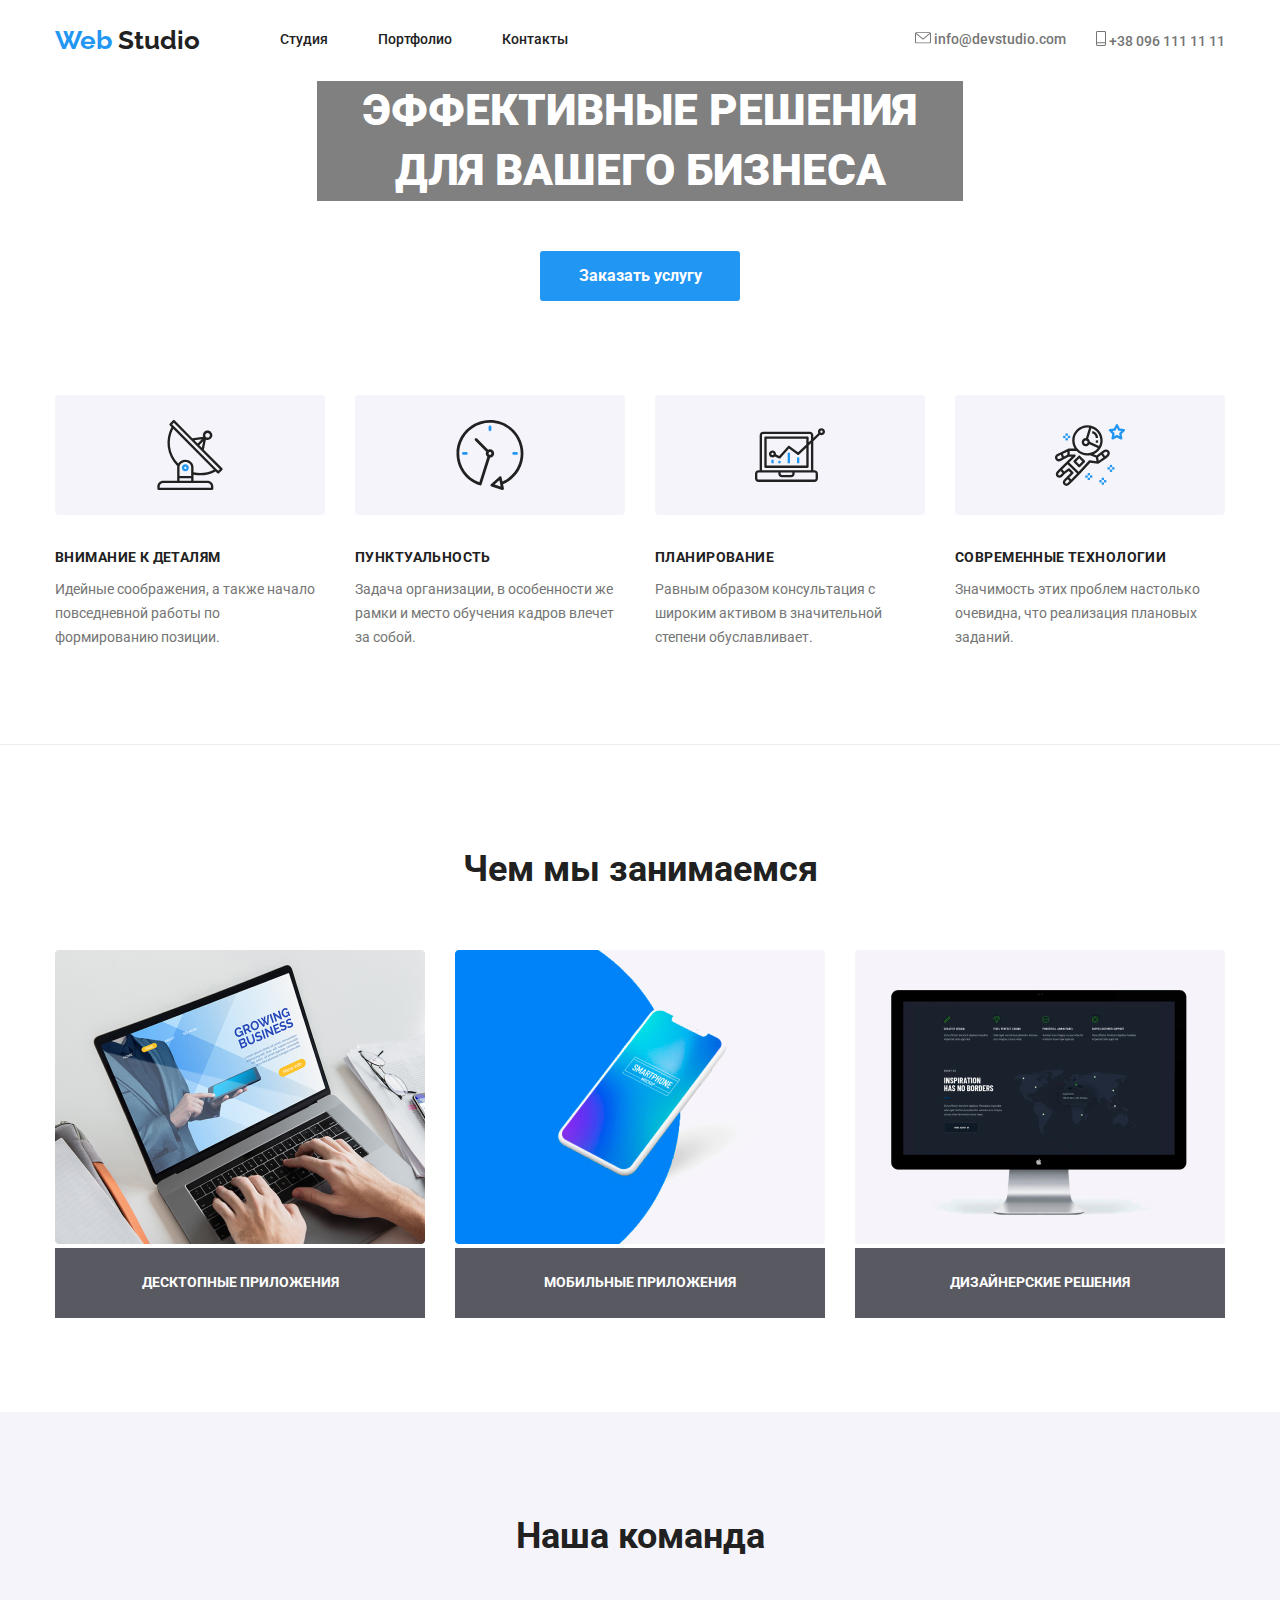
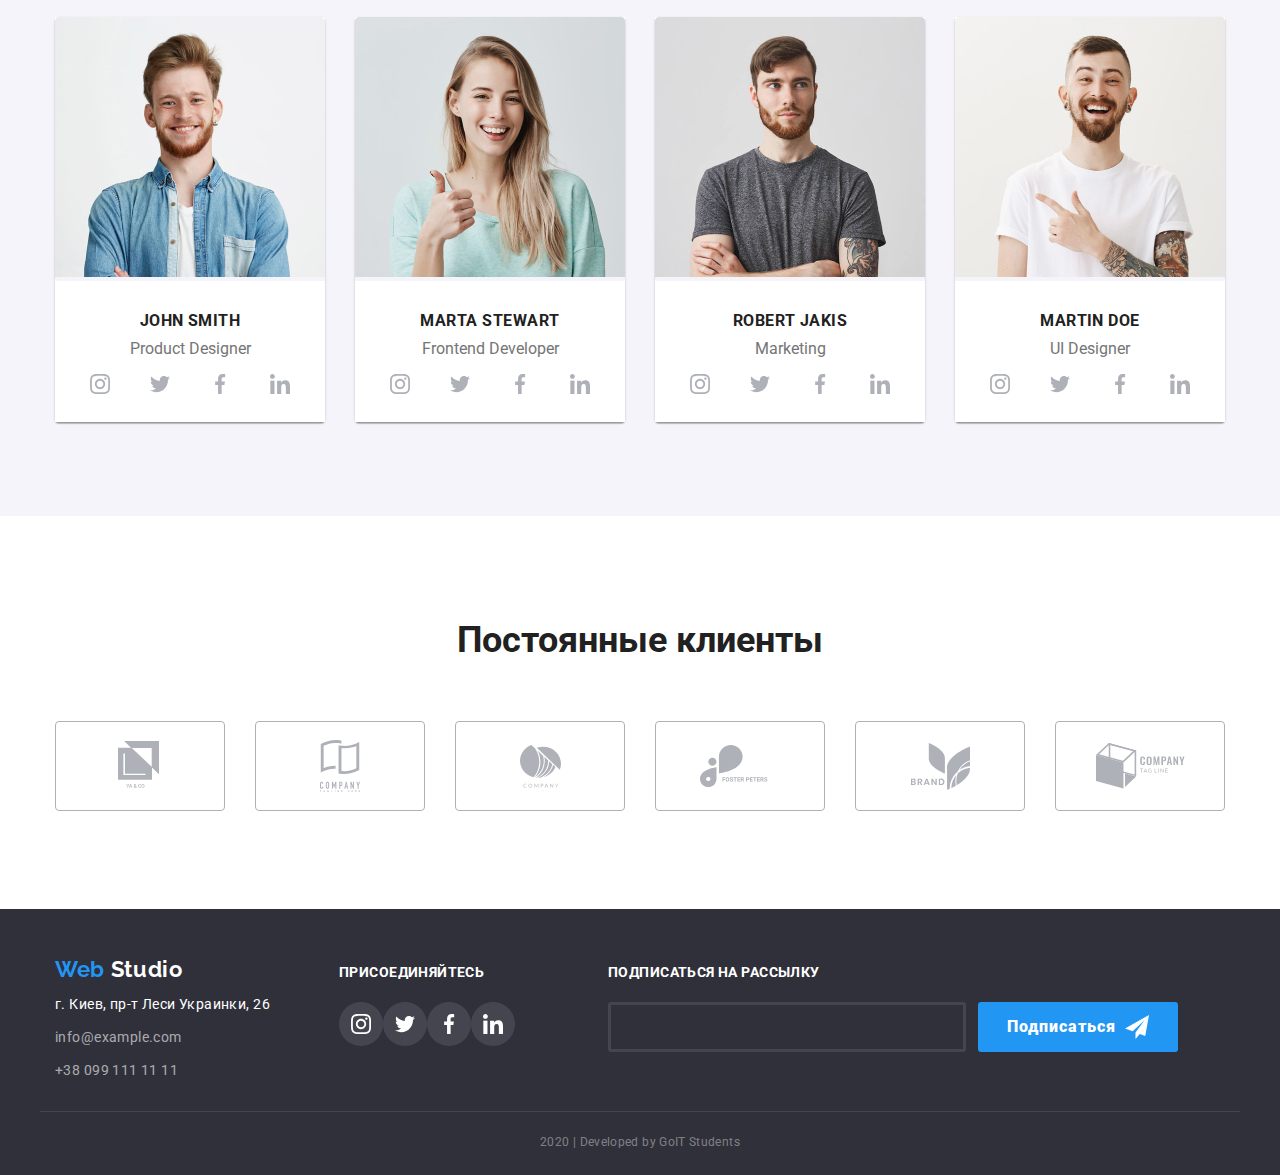
<file: index.html>
<!DOCTYPE html>
<html lang="en">
  <head>
    <meta charset="UTF-8" />
    <meta name="viewport" content="width=device-width, initial-scale=1.0" />
    <title>Document</title>
    <link
      href="https://fonts.googleapis.com/css2?family=Raleway:wght@700&family=Roboto:wght@400;500;700;900&display=swap"
      rel="stylesheet"
    />
    <link
      rel="stylesheet"
      href="https://cdnjs.cloudflare.com/ajax/libs/modern-normalize/0.6.0/modern-normalize.min.css"
    />
    <link rel="stylesheet" href="./styles/styles.css" />
  </head>
  <body class="body">
    <!--Header-->
    <header class="header">
      <div class="header-container container">
        <nav class="page-nav">
          <a class="nav-logo" href="./index.html">Web <span>Studio</span></a>
          <ul class="nav-list">
            <li class="item"><a class="link" href="./index.html">Студия</a></li>
            <li class="item">
              <a class="link" href="./portfolio.html">Портфолио</a>
            </li>
            <li class="item"><a class="link" href="">Контакты</a></li>
          </ul>
        </nav>
        <!--Contacts-->
        <ul class="nav-contacts">
          <li class="item">
            <a class="link" href=""
              ><img src="./images/mail-icon.svg" alt="" /> info@devstudio.com</a
            >
          </li>
          <li class="item">
            <a class="link" href=""
              ><img src="./images/tel-icon.svg" alt="" /> +38 096 111 11 11</a
            >
          </li>
        </ul>
      </div>
    </header>
    <main class="main-index">
      <!--Hero-->
      <section class="hero">
        <h1 class="hero-title">
          Эффективные решения <br />
          для вашего бизнеса
        </h1>
        <a class="hero-button" href="">Заказать услугу</a>
      </section>
      <!--Преимущества-->
      <section class="features">
        <div class="container">
          <h2 class="feature-title">Преимущества</h2>
          <ul class="features-list list-flex">
            <li class="list-item">
              <img
                class="image"
                src="./images/antenna.svg"
                alt="антена"
                title="антена"
              />
              <h3>Внимание к деталям</h3>
              <p>
                Идейные соображения, а также начало повседневной работы по
                формированию позиции.
              </p>
            </li>
            <li class="list-item">
              <img
                class="image"
                src="./images/clock.svg"
                alt="часы"
                title="часы"
              />
              <h3>Пунктуальность</h3>
              <p>
                Задача организации, в особенности же рамки и место обучения
                кадров влечет за собой.
              </p>
            </li>
            <li class="list-item">
              <img
                class="image"
                src="./images/diagram.svg"
                alt="диаграмма"
                title="диаграмма"
              />
              <h3>Планирование</h3>
              <p>
                Равным образом консультация с широким активом в значительной
                степени обуславливает.
              </p>
            </li>
            <li class="list-item">
              <img
                class="image"
                src="./images/astronaut.svg"
                alt="астронавт"
                title="астронавт"
              />
              <h3>Современные технологии</h3>
              <p>
                Значимость этих проблем настолько очевидна, что реализация
                плановых заданий.
              </p>
            </li>
          </ul>
        </div>
      </section>
      <!--Чем мы занимаемся-->
      <section class="features-work">
        <div class="work-container container">
          <h2>Чем мы занимаемся</h2>
          <ul class="work-list list-flex">
            <li class="list-item">
              <a href=""
                ><img
                  src="./images/noutbuk.jpg"
                  alt="ноутбук"
                  title="ноутбук"
                />
                <p>Десктопные приложения</p></a
              >
            </li>
            <li class="list-item">
              <a href=""
                ><img
                  src="./images/mobile.jpg"
                  alt="смартфон"
                  title="смартфон"
                />
                <p>Мобильные приложения</p></a
              >
            </li>
            <li class="list-item">
              <a href=""
                ><img
                  src="./images/computer.jpg"
                  alt="компьютер"
                  title="компьютер"
                />
                <p>Дизайнерские решения</p>
              </a>
            </li>
          </ul>
        </div>
      </section>
      <!--Наша команда-->
      <section class="section-team">
        <div class="container">
          <h2>Наша команда</h2>
          <ul class="team-list list-flex">
            <li class="list-item">
              <img src="./images/john-smith.jpg" alt="John Smith" />
              <div class="team-card">
                <h3>John Smith</h3>
                <p>Product Designer</p>
                <ul class="social">
                  <li>
                    <a href="https://www.instagram.com"
                      ><img src="./images/instagram.svg" alt="instagram"
                    /></a>
                  </li>
                  <li>
                    <a href="https://www.twitter.com/"
                      ><img src="./images/twitter.svg" alt="twitter"
                    /></a>
                  </li>
                  <li>
                    <a href="https://www.facebook.com/"
                      ><img src="./images/facebook.svg" alt="facebook"
                    /></a>
                  </li>
                  <li>
                    <a href="https://https://www.linkedin.com/"
                      ><img src="./images/linkedin.svg" alt="linkedin"
                    /></a>
                  </li>
                </ul>
              </div>
            </li>

            <li class="list-item">
              <img src="./images/marta-stewart.jpg" alt="Marta Stewart" />
              <div class="team-card">
                <h3>Marta Stewart</h3>
                <p>Frontend Developer</p>
                <ul class="social">
                  <li>
                    <a href="https://www.instagram.com"
                      ><img src="./images/instagram.svg" alt="instagram"
                    /></a>
                  </li>
                  <li>
                    <a href="https://www.twitter.com/"
                      ><img src="./images/twitter.svg" alt="twitter"
                    /></a>
                  </li>
                  <li>
                    <a href="https://www.facebook.com/"
                      ><img src="./images/facebook.svg" alt="facebook"
                    /></a>
                  </li>
                  <li>
                    <a href="https://https://www.linkedin.com/"
                      ><img src="./images/linkedin.svg" alt="linkedin"
                    /></a>
                  </li>
                </ul>
              </div>
            </li>
            <li class="list-item">
              <img src="./images/robert-jakis.jpg" alt="Robert Jakis" />
              <div class="team-card">
                <h3>Robert Jakis</h3>
                <p>Marketing</p>
                <ul class="social">
                  <li>
                    <a href="https://www.instagram.com"
                      ><img src="./images/instagram.svg" alt="instagram"
                    /></a>
                  </li>
                  <li>
                    <a href="https://www.twitter.com/"
                      ><img src="./images/twitter.svg" alt="twitter"
                    /></a>
                  </li>
                  <li>
                    <a href="https://www.facebook.com/"
                      ><img src="./images/facebook.svg" alt="facebook"
                    /></a>
                  </li>
                  <li>
                    <a href="https://https://www.linkedin.com/"
                      ><img src="./images/linkedin.svg" alt="linkedin"
                    /></a>
                  </li>
                </ul>
              </div>
            </li>
            <li class="list-item">
              <img src="./images/martin-doe.jpg" alt="Martin Doe" />
              <div class="team-card">
                <h3>Martin Doe</h3>
                <p>UI Designer</p>
                <ul class="social">
                  <li>
                    <a href="https://www.instagram.com"
                      ><img src="./images/instagram.svg" alt="instagram"
                    /></a>
                  </li>
                  <li>
                    <a href="https://www.twitter.com/"
                      ><img src="./images/twitter.svg" alt="twitter"
                    /></a>
                  </li>
                  <li>
                    <a href="https://www.facebook.com/"
                      ><img src="./images/facebook.svg" alt="facebook"
                    /></a>
                  </li>
                  <li>
                    <a href="https://https://www.linkedin.com/"
                      ><img src="./images/linkedin.svg" alt="linkedin"
                    /></a>
                  </li>
                </ul>
              </div>
            </li>
          </ul>
        </div>
      </section>
      <!--Постоянные клиенты-->
      <section class="clients">
        <div class="clients-container container">
          <h2>Постоянные клиенты</h2>
          <ul class="client-list list-flex">
            <li class="list-item">
              <a href=""><img src="./images/client1.svg" alt="logo" /></a>
            </li>
            <li class="list-item">
              <a href=""><img src="./images/client2.svg" alt="logo" /></a>
            </li>
            <li class="list-item">
              <a href=""><img src="./images/client3.svg" alt="logo" /></a>
            </li>
            <li class="list-item">
              <a href=""><img src="./images/client4.svg" alt="logo" /></a>
            </li>
            <li class="list-item">
              <a href=""><img src="./images/client5.svg" alt="logo" /></a>
            </li>
            <li class="list-item">
              <a href=""><img src="./images/client6.svg" alt="logo" /></a>
            </li>
          </ul>
        </div>
      </section>
    </main>
    <!--Футер-->
    <footer class="footer-section">
      <div class="footer container">
        <div>
          <a class="footer-link" href="/">Web <span> Studio</span></a>
          <address class="footer-adress">
            <p class="adress">г. Киев, пр-т Леси Украинки, 26</p>
            <a class="mail" href="">info@example.com</a>
            <a class="telephone" href="">+38 099 111 11 11</a>
          </address>
        </div>
        <div class="footer-social">
          <b>Присоединяйтесь</b>
          <ul class="list">
            <li>
              <a href="https://www.instagram.com"
                ><img src="./images/insta-foot.svg" alt="instagram"
              /></a>
            </li>
            <li>
              <a href="https://www.twitter.com/"
                ><img src="./images/twitter-foot.svg" alt="twitter"
              /></a>
            </li>
            <li>
              <a href="https://www.facebook.com/"
                ><img src="./images/facebook-foot.svg" alt="facebook"
              /></a>
            </li>
            <li>
              <a href="https://https://www.linkedin.com/"
                ><img src="./images/linkedin-foot.svg" alt="linkedin"
              /></a>
            </li>
          </ul>
        </div>
        <div class="subscribe">
          <b>Подписаться на рассылку</b>
          <div class="footer-form">
            <input class="input" type="text" />
            <button class="footer-button">
              Подписаться <img src="./images/telegram.svg" alt="telegram" />
            </button>
          </div>
        </div>
      </div>
      <p class="copyright container">2020 | Developed by GoIT Students</p>
    </footer>
  </body>
</html>
</file>
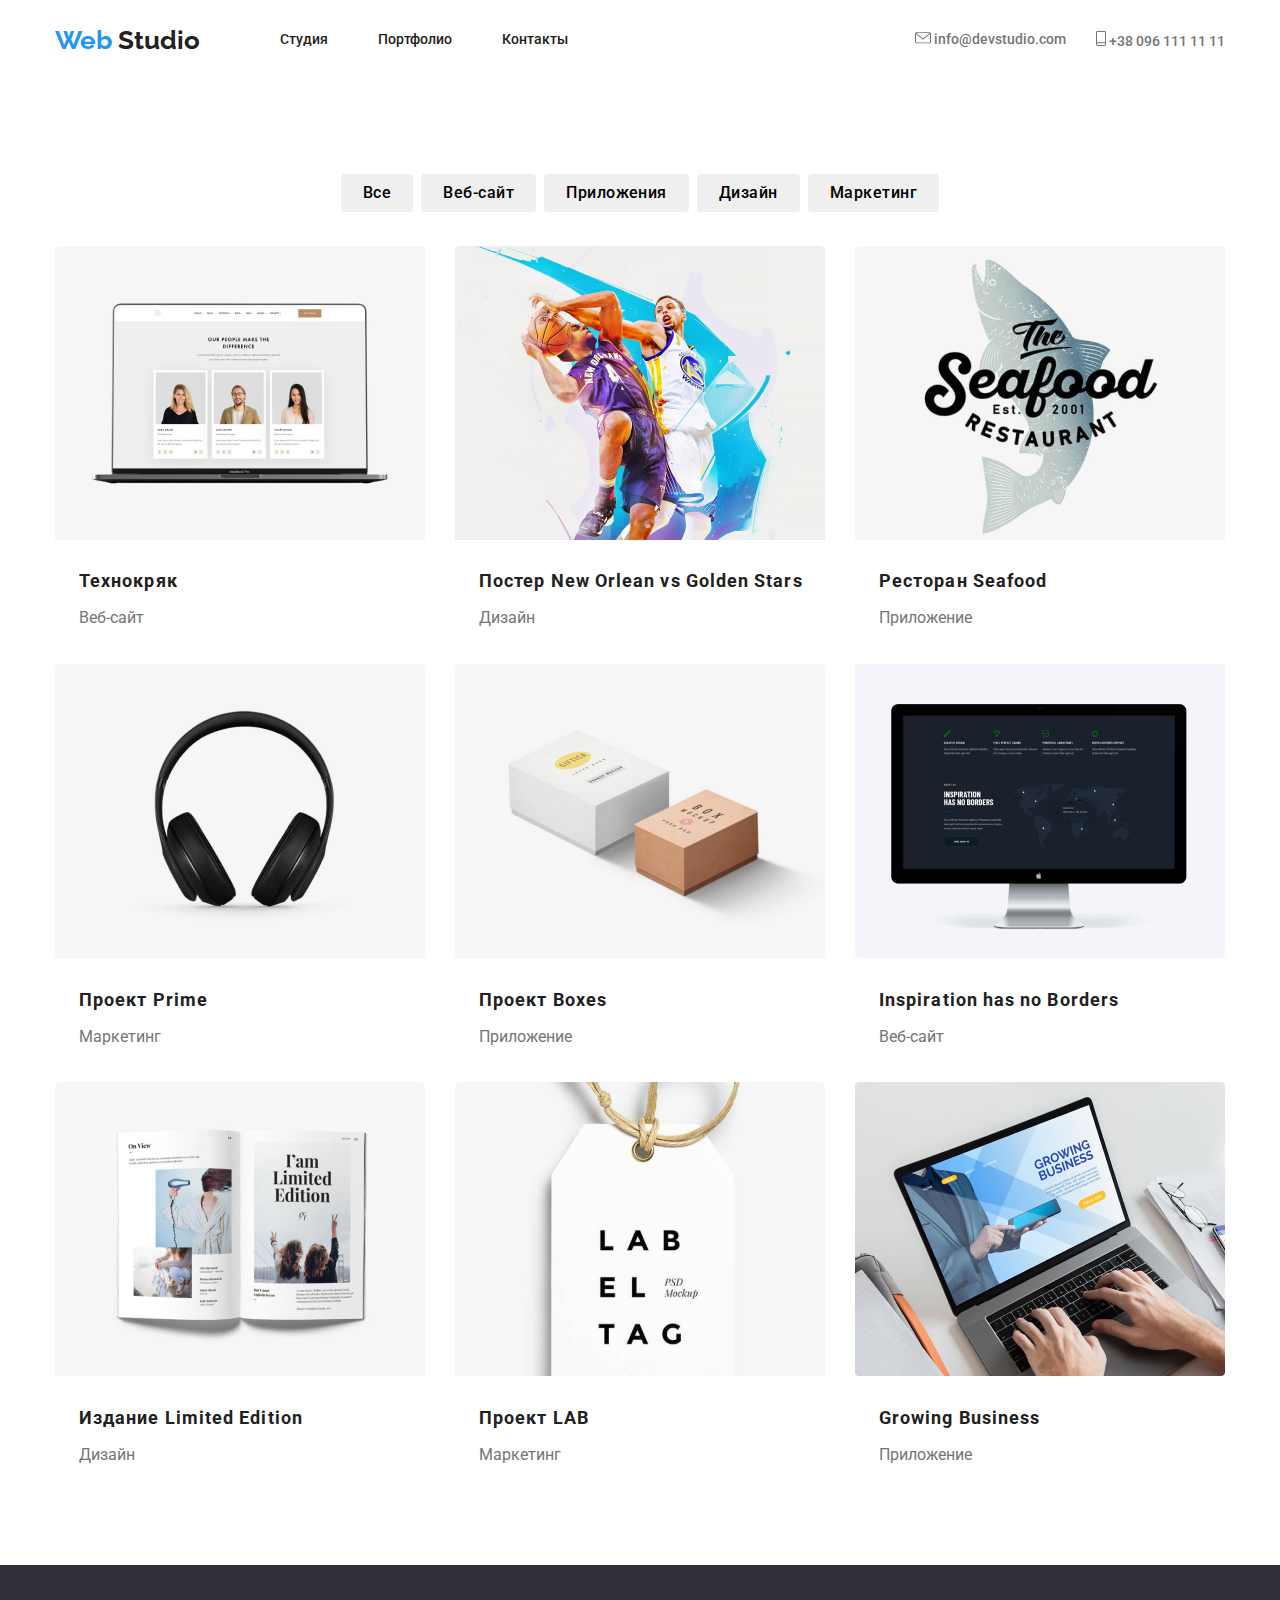
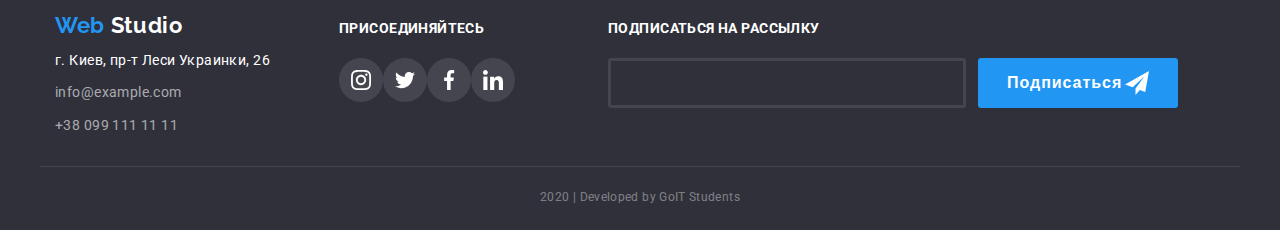
<file: portfolio.html>
<!DOCTYPE html>
<html lang="en">
  <head>
    <meta charset="UTF-8" />
    <meta name="viewport" content="width=device-width, initial-scale=1.0" />
    <title>Document</title>
    <link rel="stylesheet" href="./styles/styles.css" />
    <link
      href="https://fonts.googleapis.com/css2?family=Raleway:wght@700&family=Roboto:wght@400;500;700;900&display=swap"
      rel="stylesheet"
    />
  </head>
  <body class="body">
    <!--Header-->
    <header class="header">
      <div class="header-container container">
        <nav class="page-nav">
          <a class="nav-logo" href="./index.html">Web <span>Studio</span></a>
          <ul class="nav-list">
            <li class="item"><a class="link" href="./index.html">Студия</a></li>
            <li class="item">
              <a class="link" href="./portfolio.html">Портфолио</a>
            </li>
            <li class="item"><a class="link" href="">Контакты</a></li>
          </ul>
        </nav>
        <!--Contacts-->
        <ul class="nav-contacts">
          <li class="item">
            <a class="link" href=""
              ><img src="./images/mail-icon.svg" alt="" /> info@devstudio.com</a
            >
          </li>
          <li class="item">
            <a class="link" href=""
              ><img src="./images/tel-icon.svg" alt="" /> +38 096 111 11 11</a
            >
          </li>
        </ul>
      </div>
    </header>
    <!--Основной контент-->
    <main>
      <section class="portfolio">
        <div class="container">
          <h1 class="title-portf">Заголовок</h1>
          <ul class="list-button">
            <li class="list-item"><button type="button">Все</button></li>
            <li class="list-item"><button type="button">Веб-сайт</button></li>
            <li class="list-item"><button type="button">Приложения</button></li>
            <li class="list-item"><button type="button">Дизайн</button></li>
            <li class="list-item"><button type="button">Маркетинг</button></li>
          </ul>
        </div>
      </section>
      <section class="content">
        <div class="content-container container">
          <ul class="list-content">
            <li class="list-item">
              <a href="">
                <img src="./images/Technokrjak.jpg" alt="Ноутбук" />
                <!-- <p>
                  Технокряк это современная площадка распространения
                  коронавируса. Компании используют эту платформу для цифрового
                  шпионажа и атак на защищённые сервера конкурентов.
                </p> -->
                <div class="content-name"><h2 class="title">Технокряк</h2>
                <p>Веб-сайт</p></a
              ></div>
            </li>
            <li class="list-item">
              <a href=""
                ><img src="./images/Basket.jpg" alt="Баскетбол" />
                <!-- <p>
                  Технокряк это современная площадка распространения
                  коронавируса. Компании используют эту платформу для цифрового
                  шпионажа и атак на защищённые сервера конкурентов.
                </p> -->
                <div class="content-name"><h2 class="title">Постер New Orlean vs Golden Stars</h2>
                <p>Дизайн</p></a
              ></div>
            </li>
            <li class="list-item">
              <a href=""
                ><img src="./images/seafood.jpg" alt="Лого ресторана" />
                <!-- <p>
                  Технокряк это современная площадка распространения
                  коронавируса. Компании используют эту платформу для цифрового
                  шпионажа и атак на защищённые сервера конкурентов.
                </p> -->
                <div class="content-name"><h2 class="title">Ресторан Seafood</h2>
                <p>Приложение</p></a
              ></div>
            </li>
            <li class="list-item">
              <a href=""
                ><img src="./images/headphones.jpg" alt="Наушники" />
                <!-- <p>
                  Технокряк это современная площадка распространения
                  коронавируса. Компании используют эту платформу для цифрового
                  шпионажа и атак на защищённые сервера конкурентов.
                </p> -->
                <div class="content-name"><h2 class="title">Проект Prime</h2>
                <p>Маркетинг</p></a
              ></div>
            </li>
            <li class="list-item">
              <a href=""
                ><img src="./images/box.jpg" alt="Коробки" />
                <!-- <p>
                  Технокряк это современная площадка распространения
                  коронавируса. Компании используют эту платформу для цифрового
                  шпионажа и атак на защищённые сервера конкурентов.
                </p> -->
                <div class="content-name"><h2 class="title">Проект Boxes</h2>
                <p>Приложение</p></a
              ></div>
            </li>
            <li class="list-item">
              <a href=""
                ><img src="./images/computer.jpg" alt="Компьютер" />
                <!-- <p> 
                  Технокряк это современная площадка распространения
                  коронавируса. Компании используют эту платформу для цифрового
                  шпионажа и атак на защищённые сервера конкурентов.
                </p> -->
                <div class="content-name"><h2 class="title">Inspiration has no Borders</h2>
                <p>Веб-сайт</p></a
              ></div>
            </li>
            <li class="list-item">
              <a href=""
                ><img src="./images/journal.jpg" alt="Журнал" />
                <!--  <p>
                  Технокряк это современная площадка распространения
                  коронавируса. Компании используют эту платформу для цифрового
                  шпионажа и атак на защищённые сервера конкурентов.
                </p> -->
                <div class="content-name"><h2 class="title">Издание Limited Edition</h2>
                <p>Дизайн</p></a
              ></div>
            </li>
            <li class="list-item">
              <a href=""
                ><img src="./images/lab.jpg" alt="Лого компании" />
                <!--  <p>
                  Технокряк это современная площадка распространения
                  коронавируса. Компании используют эту платформу для цифрового
                  шпионажа и атак на защищённые сервера конкурентов.
                </p> -->
                <div class="content-name"><h2 class="title">Проект LAB</h2>
                <p>Маркетинг</p></a
              ></div>
            </li>
            <li class="list-item">
              <a href=""
                ><img src="./images/noutbuk.jpg" alt="Ноутбук" />
                <!--  <p>
                  Технокряк это современная площадка распространения
                  коронавируса. Компании используют эту платформу для цифрового
                  шпионажа и атак на защищённые сервера конкурентов.
                </p> -->
                <div class="content-name"><h2 class="title">Growing Business</h2>
                <p>Приложение</p></a
              ></div>
            </li>
          </ul>
        </div>
      </section>
    </main>
    <!--Футер-->
    <footer class="footer-section">
      <div class="footer container">
        <div>
          <a class="footer-link" href="/">Web <span> Studio</span></a>
          <address class="footer-adress">
            <p class="adress">г. Киев, пр-т Леси Украинки, 26</p>
            <a class="mail" href="">info@example.com</a>
            <a class="telephone" href="">+38 099 111 11 11</a>
          </address>
        </div>
        <div class="footer-social">
          <b>Присоединяйтесь</b>
          <ul class="list">
            <li>
              <a href="https://www.instagram.com"
                ><img src="./images/insta-foot.svg" alt="instagram"
              /></a>
            </li>
            <li>
              <a href="https://www.twitter.com/"
                ><img src="./images/twitter-foot.svg" alt="twitter"
              /></a>
            </li>
            <li>
              <a href="https://www.facebook.com/"
                ><img src="./images/facebook-foot.svg" alt="facebook"
              /></a>
            </li>
            <li>
              <a href="https://https://www.linkedin.com/"
                ><img src="./images/linkedin-foot.svg" alt="linkedin"
              /></a>
            </li>
          </ul>
        </div>
        <div class="subscribe">
          <b>Подписаться на рассылку</b>
          <div class="footer-form">
            <input class="input" type="text" />
            <button class="footer-button">
              Подписаться <img src="./images/telegram.svg" alt="telegram" />
            </button>
          </div>
        </div>
      </div>
      <p class="copyright container">2020 | Developed by GoIT Students</p>
    </footer>
  </body>
</html>
</file>
<file: styles/styles.css>
:root {
  --accent-color: #2196f3;
  --primary-text-color: #212121;
  --secondary-text-color: #757575;
}
html {
  background-color: #e5e5e5;
  box-sizing: border-box;
}
*,
*::before,
*::after {
  box-sizing: inherit;
}

/*цвет основного текста #212121;
вторичный цвет текста #757575
цвет акцента #2196F3
вторичный цвет макета #F5F4FA
цвет подвала #2F303A*/

.body {
  color: var(--primary-text-color);
  font-family: roboto, sans-serif;
  font-size: 14px;
  font-weight: 500;
  line-height: 1.14;
  margin: 0px;
  background-color: rgb(255, 255, 255);
}
.container {
  width: 1200px;
  padding-left: 15px;
  padding-right: 15px;
  margin-left: auto;
  margin-right: auto;
}
ul {
  list-style: none;
}
.container ul {
  margin-bottom: 0;
  margin-top: 0;
  padding-left: 0px;
}
a {
  text-decoration: none;
  color: var(--primary-text-color);
  display: block;
}

h3 {
  font-weight: bold;
  font-size: 14px;
  line-height: 1.42;
  letter-spacing: 0.03em;
  text-transform: uppercase;
  margin: 0px;
}
.main-index h2 {
  font-weight: bold;
  font-size: 36px;
  line-height: 1.7;
  text-align: center;
  margin: 0px;
  padding-bottom: 50px;
}

/*--header--*/
.header-container {
  display: flex;
  align-items: center;
}
.page-nav {
  display: flex;
  align-items: center;
}
.nav-contacts {
  display: flex;
  align-items: center;
  margin-left: auto;
}
.nav-logo {
  font-family: Raleway, sans-serif;
  font-weight: bold;
  font-size: 26px;
  line-height: 1.19;
  color: var(--accent-color);
  margin-right: 80px;
  padding-top: 25px;
  padding-bottom: 25px;
}
.nav-logo span {
  color: var(--primary-text-color);
}
.nav-logo :focus {
  color: var(--accent-color);
}
.nav-list :hover,
.nav-list :focus {
  color: var(--accent-color);
}
.nav-list {
  display: flex;
}
.nav-list .link {
  padding-top: 32px;
  padding-bottom: 32px;
}
.nav-list .item:not(:last-child) {
  margin-right: 50px;
}
.nav-contacts {
  display: flex;
  align-items: center;
}
.nav-contacts .item + .item {
  margin-left: 30px;
}
.nav-contacts .link {
  color: var(--secondary-text-color);
}
.nav-contacts .link:hover,
.nav-contacts .link:focus {
  color: var(--accent-color);
}
/*hero*/
.hero {
  text-align: center;
}
.hero-title {
  font-weight: 900;
  font-size: 44px;
  line-height: 1.36;
  text-transform: uppercase;
  color: #ffffff;
  background-color: grey;
  margin: 0px;
  margin-bottom: 50px;
  width: 646px;
  margin-left: auto;
  margin-right: auto;
}
.hero-button {
  display: inline-block;
  padding: 10px 32px;
  font-weight: 700;
  font-size: 16px;
  line-height: 1.87;
  color: #ffffff;
  background-color: var(--accent-color);
  border-radius: 3px;
  min-width: 200px;
}
.hero-button:hover,
.hero-button:focus {
  color: rgb(255, 255, 255);
}

/*features*/

.list-flex {
  display: flex;
  justify-content: space-between;
}
.image {
  padding: 25px 100px;
  background: #f5f4fa;
  border-radius: 4px;
}
.feature-title {
  display: none;
}
.features {
  padding-top: 94px;
  padding-bottom: 94px;
}
.features-list .list-item {
  width: 270px;
}
.features-list h3 {
  margin-top: 30px;
  margin-bottom: 10px;
}

.features-list p {
  color: var(--secondary-text-color);
  font-weight: 400;
  line-height: 1.7;
  margin: 0px;
}
/*-------work------*/
.features-work {
  border-top: 1px solid #ececec;
  padding-top: 94px;
  padding-bottom: 94px;
}
.features-work p {
  text-transform: uppercase;
  color: #ffffff;
  background-color: rgba(47, 48, 58, 0.8);
  font-weight: 700;
  margin: 0px;
  text-align: center;
  padding-top: 27px;
  padding-bottom: 27px;
}
.work-list .list-item {
  width: 370px;
}
.work-list p:hover,
.work-list p:focus {
  color: var(--accent-color);
}

/*section-team*/

.section-team {
  padding-top: 94px;
  padding-bottom: 94px;
  background-color: #f5f4fa;
  margin-left: auto;
  margin-right: auto;
}
.team-card {
  background-color: white;
  padding-top: 30px;
  padding-bottom: 24px;
}
.team-card h3 {
  text-align: center;
  font-size: 16px;
  line-height: 1.19;
}
.team-card p {
  margin-top: 10px;
  margin-bottom: 16px;
  text-align: center;
  font-weight: 400;
  color: var(--secondary-text-color);
  font-size: 16px;
}
.team-card .social {
  display: flex;
  justify-content: space-between;
  margin-left: 35px;
  margin-right: 35px;
}

.social a:hover,
.social a:focus {
  background-color: var(--accent-color);
}
.team-list .list-item {
  box-shadow: 0px 2px 1px rgba(0, 0, 0, 0.2), 0px 1px 1px rgba(0, 0, 0, 0.14),
    0px 1px 3px rgba(0, 0, 0, 0.12);
  border-radius: 4px;
}
/*clients*/

.clients {
  padding-top: 94px;
  padding-bottom: 94px;
}
.section-clients a:hover,
.section-clients a:focus {
  background-color: var(--accent-color);
}

/*footer*/
.footer {
  display: flex;
  align-items: baseline;
}
.footer-section {
  background-color: #2f303a;
  padding-top: 48px;
}
.footer-link {
  color: var(--accent-color);
  font-size: 22px;
  font-family: raleway, sans-serif;
  font-weight: 700;
  line-height: 1.18;
  letter-spacing: 0.03em;
}

.footer-link span {
  color: #ffffff;
}
.footer-link:hover,
.footer-link:focus {
  color: var(--accent-color);
}

.footer-adress {
  font-weight: 400;
  line-height: 1.71;
  letter-spacing: 0.03em;
  font-style: normal;
}
.adress {
  color: #ffffff;
  margin-top: 10px;
  margin-bottom: 9px;
}
.mail {
  color: rgba(255, 255, 255, 0.6);
  display: block;
}
.telephone {
  display: block;
  color: rgba(255, 255, 255, 0.6);
  margin-top: 9px;
  margin-bottom: 28px;
}

.footer-social {
  margin-left: 69px;
  margin-right: 93px;
  max-width: 207px;
}

.footer-form {
  display: flex;
}
.input {
  width: 358px;
  height: 50px;
  border: solid rgba(255, 255, 255, 0.1);
  border-radius: 3px;
  background-color: rgba(0, 0, 0, 0);
}
.footer b {
  display: block;
  color: #ffffff;
  font-weight: bold;
  letter-spacing: 0.03em;
  margin-bottom: 21px;
  text-transform: uppercase;
}
.footer-social .list {
  display: flex;
  justify-content: space-between;
}
.footer-social a:hover,
.footer-social a:focus {
  background-color: var(--accent-color);
}

.footer-button {
  display: flex;
  color: white;
  background-color: var(--accent-color);
  padding: 10px 29px;
  border-radius: 3px;
  border: none;
  min-width: 200px;
  font-weight: 900;
  font-size: 16px;
  line-height: 1.87;
  letter-spacing: 0.06em;
  margin-left: 12px;
  align-items: center;
  justify-content: space-between;
}

.footer-form li:hover,
.footer-form li:focus {
  background-color: var(--accent-color);
}

.copyright {
  font-weight: normal;
  font-size: 12px;
  line-height: 2;
  letter-spacing: 0.03em;
  color: rgba(255, 255, 255, 0.4);
  text-align: center;
  padding-bottom: 21px;
  padding-top: 18px;
  border-top: 1px solid rgba(255, 255, 255, 0.1);
  margin-top: 0px;
  margin-bottom: 0px;
}

/*----------------------------------PORTFOLIO---------------------------------*/

.portfolio {
  padding-top: 93px;
  padding-bottom: 34px;
}
.title-portf {
  display: none;
}
.list-button li {
  display: inline;
}
.list-button {
  display: flex;
  justify-content: center;
  margin: 0px;
  padding: 0px;
}
.list-button button {
  border: 0px;
  font-family: roboto, sans-serif;
  border-radius: 4px;
  font-size: 16px;
  font-weight: 500;
  line-height: 1.6;
  padding: 6px 22px;
  letter-spacing: 0.03em;
}
.list-button .list-item:not(:last-child) {
  margin-right: 8px;
}
.list-button :hover,
.list-button :focus {
  background-color: var(--accent-color);
  color: #ffffff;
  border-radius: 4px;
}
.content {
  padding-bottom: 94px;
}
.list-content {
  display: flex;
  flex-wrap: wrap;
}
.list-content .list-item {
  width: calc((100% - 60px) / 3);
  margin-bottom: 30px;
  margin-right: 30px;
}
.list-content .list-item:nth-child(3n) {
  margin-right: 0px;
}
.list-content .list-item:nth-last-child(-n + 3) {
  margin-bottom: 0px;
}
.list-content .title {
  font-size: 18px;
  line-height: 2;
  margin-top: 20px;
  margin-bottom: 4px;
  letter-spacing: 0.06em;
}
.list-content p {
  font-weight: normal;
  font-size: 16px;
  line-height: 1.9;
  color: var(--secondary-text-color);
  margin-top: 0px;
  margin-bottom: 0px;
}
.content-name {
  padding-left: 24px;
}
</file>
